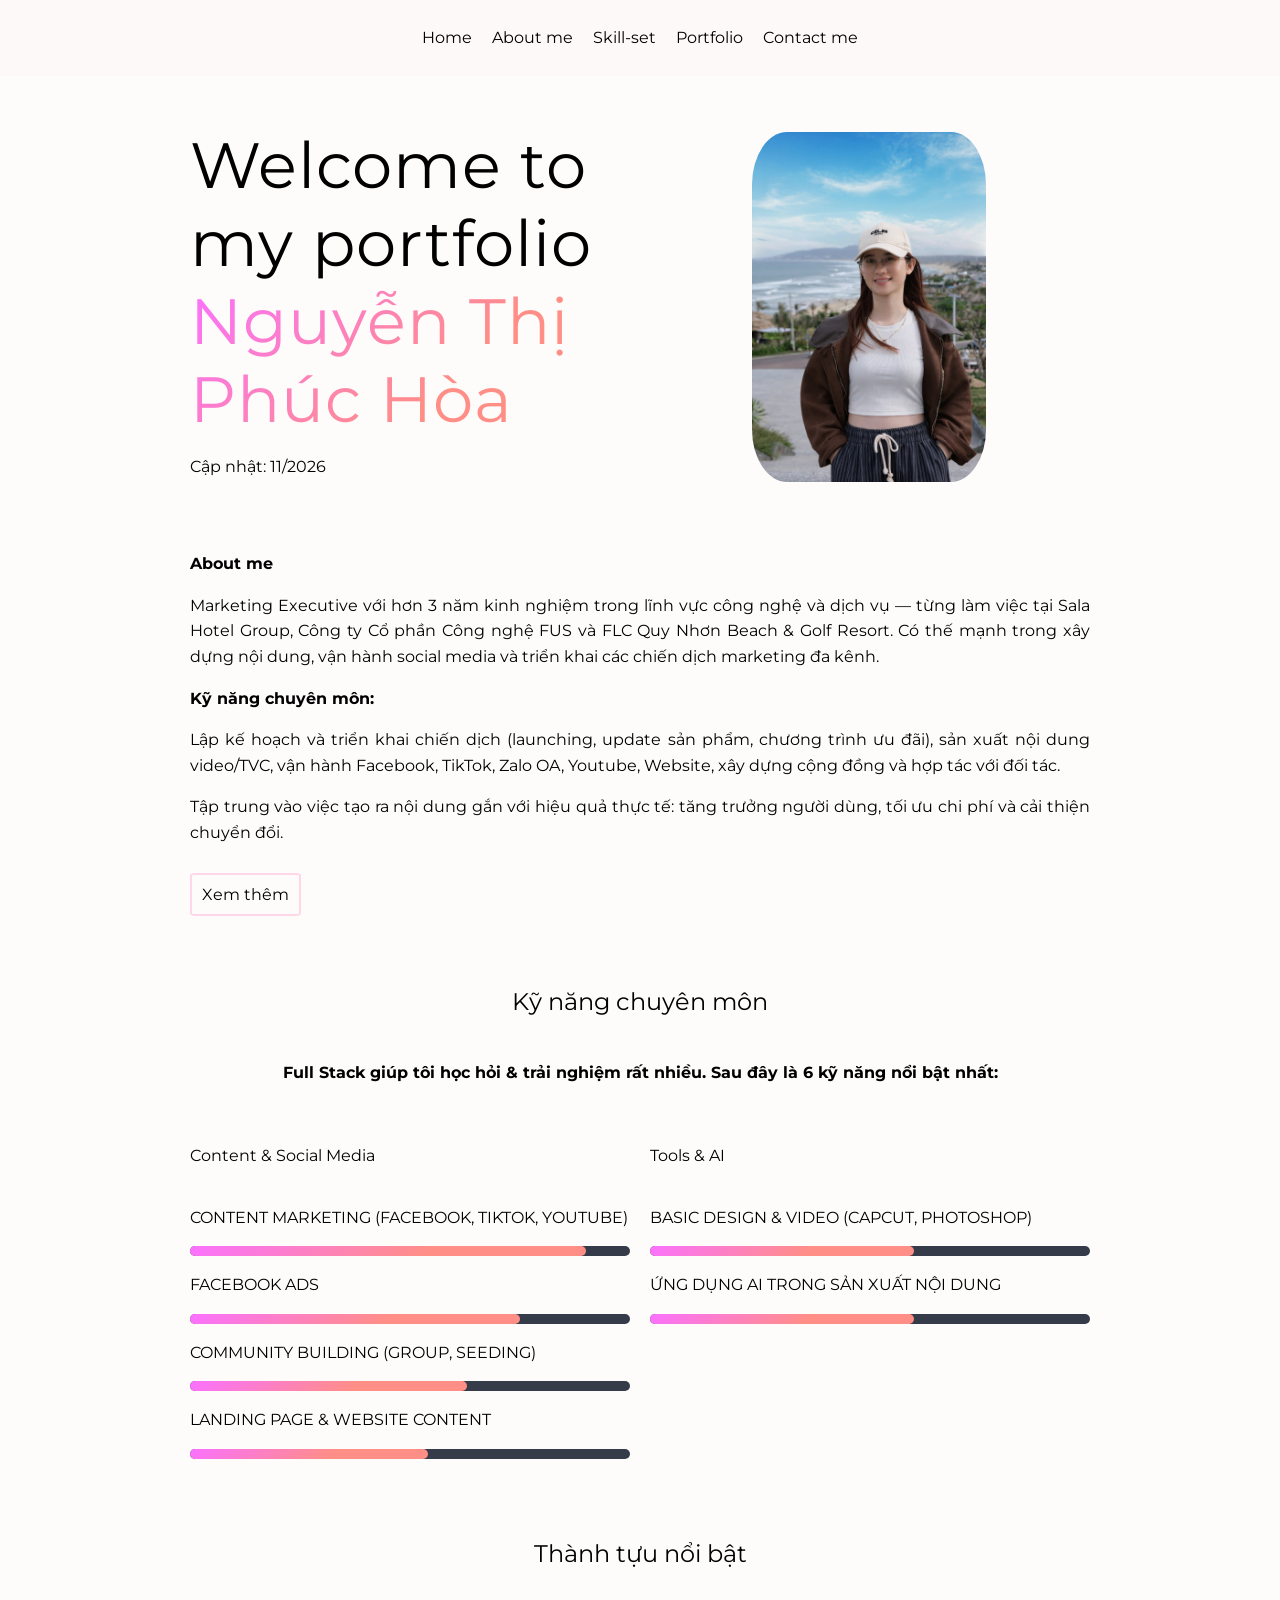
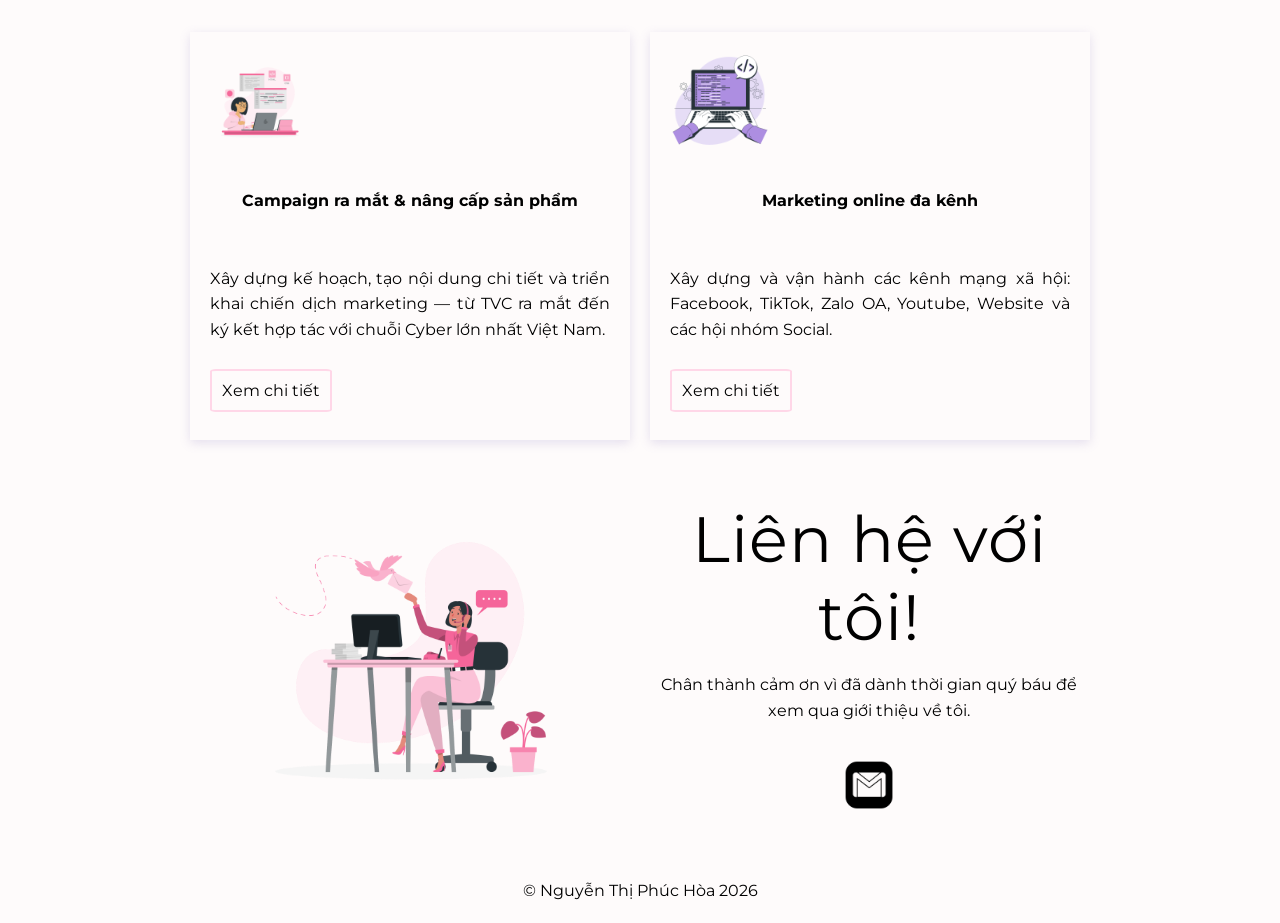
<file: index.html>
<!DOCTYPE html>
<html lang="en">

<head>
    <meta charset="UTF-8">
    <meta name="viewport" content="width=device-width, initial-scale=1.0">
    <!-- Review this part and modify it to your liking -->
    <meta name="description" content="Portfolio của Nguyễn Thị Phúc Hòa - Marketing Executive với hơn 3 năm kinh nghiệm">
    <meta name="keywords" content="Marketing Executive, Content Marketing, Facebook Ads, Community Building, Nguyễn Thị Phúc Hòa">
    <meta name="author" content="Nguyễn Thị Phúc Hòa">
    <title>Portfolio – Nguyễn Thị Phúc Hòa</title>
    <!-- Adding favicon for older and modern browsers,
        It is best to add favicon to the main folder, 
        I used an only ico converter for best result,
        Do not forget to clear you cache to see the changes -->
    <link rel="shortcut icon" type="image/x-icon" href="favicon.ico">
    <link rel="icon" type="image/x-icon" href="favicon.ico">
    <link rel="stylesheet" type="text/css" href="style.css">
    <!-- fonts: Be Vietnam Pro (body & headings) + Dancing Script (quote) — full Vietnamese support -->
    <link rel="preconnect" href="https://fonts.googleapis.com">
    <link rel="preconnect" href="https://fonts.gstatic.com" crossorigin>
    <link href="https://fonts.googleapis.com/css2?family=Montserrat:ital,wght@0,200;0,400;0,600;0,700;1,400&family=Dancing+Script:wght@600&display=swap" rel="stylesheet">

</head>

<body>
    <!-- navigation bar -->
    <nav class="sticky">
        <label for="drop" class="toggle" id="main-toggle">
            <span class="nav-icon"></span>
        </label>
        <input type="checkbox" id="drop">
        <ul class="main-nav">
            <li><a href="index.html">Home</a></li>
            <li><a href="about-me.html">About me</a></li>
            <li><a href="skill-set.html">Skill-set</a></li>
            <li><a href="portfolio.html">Portfolio</a></li>
            <li><a href="#contact-me">Contact me</a></li>
        </ul>
    </nav>

    <!-- introduction -->
    <header class="grid-system-2 w-900 padding">
        <section class="align-center">
            <h1 class="medium-spacing">Welcome to my portfolio</h1>
            <h1 class="medium-spacing colorful-letter">Nguyễn Thị Phúc Hòa</h1>
            <p class="justify">Cập nhật: 11/2026</p>
        </section>
        <section class="center align-center">
            <img class="header-img max-width max-height" src="assets/profile-pic.png" alt="profile-picture">
        </section>
    </header>


    <!-- quote -->
    <!-- <article class="baby-pink">
        <p class="quote uppercase">Marketing Executive — Công nghệ &amp; Dịch vụ</p>
        <p>Tập trung vào tăng trưởng người dùng, tối ưu chi phí và cải thiện chuyển đổi.</p>
    </article> -->

    <!-- about me -->
    <!-- That about me png is something I've made for fun, it has a purple version too, feel free to use it or change it to anything else. -->
    <section class="wrapper">
        <!-- <section class="margin-auto">
            <img class="max-width max-height" src="assets/about-me.png" alt="about-me-logo">
        </section> -->
        <section class="justify align-center">
            <p class="bold">About me</p>
            <p>Marketing Executive với hơn 3 năm kinh nghiệm trong lĩnh vực công nghệ và dịch vụ — từng làm việc tại Sala Hotel Group, Công ty Cổ phần Công nghệ FUS và FLC Quy Nhơn Beach &amp; Golf Resort. Có thế mạnh trong xây dựng nội dung, vận hành social media và triển khai các chiến dịch marketing đa kênh.</p>
            <p><strong>Kỹ năng chuyên môn:</strong></p>
            <p>Lập kế hoạch và triển khai chiến dịch (launching, update sản phẩm, chương trình ưu đãi), sản xuất nội dung video/TVC, vận hành Facebook, TikTok, Zalo OA, Youtube, Website, xây dựng cộng đồng và hợp tác với đối tác.</p>
            <p>Tập trung vào việc tạo ra nội dung gắn với hiệu quả thực tế: tăng trưởng người dùng, tối ưu chi phí và cải thiện chuyển đổi.</p>
            <p class="padding-top"><a href="about-me.html" class="button-outline">Xem thêm</a></p>
        </section>
    </section>

    <!-- skills -->
    <!-- use this to showcase your skills, if you make changes, do not forget to modify the css accordingly -->
    <section>
        <h3 class="main-title center padding">Kỹ năng chuyên môn</h3>
        <h4 class="center">Full Stack giúp tôi học hỏi &amp; trải nghiệm rất nhiều. Sau đây là 6 kỹ năng nổi bật nhất:</h4>
    </section>
    <section class="wrapper">
        <section class="column">
            <p class="padding-bottom">Content &amp; Social Media</p>
            <section class="skills">
                <ul class="no-bullet-list no-padding-list-item">
                    <li>
                        <p>Content Marketing (Facebook, TikTok, Youtube)</p>
                        <span class="progress-bar"><span class="html"></span></span>
                    </li>
                    <li>
                        <p>Facebook Ads</p>
                        <span class="progress-bar"><span class="css"></span></span>
                    </li>
                    <li>
                        <p>Community Building (Group, Seeding)</p>
                        <span class="progress-bar"><span class="javascript"></span></span>
                    </li>
                    <li>
                        <p>Landing Page & Website Content</p>
                        <span class="progress-bar"><span class="php"></span></span>
                    </li>
                </ul>
            </section>
        </section>
        <section class="column">
            <p class="padding-bottom">Tools &amp; AI</p>
            <section class="skills">
                <ul class="no-bullet-list no-padding-list-item">
                    <li>
                        <p>Basic Design & Video (CapCut, Photoshop)</p>
                        <span class="progress-bar"><span class="comm-adapt"></span></span>
                    </li>
                    <li>
                        <p>Ứng dụng AI trong sản xuất nội dung</p>
                        <span class="progress-bar"><span class="team-player"></span></span>
                    </li>
                </ul>
            </section>
        </section>
    </section>
    <!-- <section class="skill-cards w-900">
        <div class="skill-card">
            <div class="skill-icon-box">
                <svg xmlns="http://www.w3.org/2000/svg" width="36" height="36" fill="none" viewBox="0 0 24 24" stroke="rgb(220,80,150)" stroke-width="1.5">
                    <rect x="5" y="2" width="14" height="20" rx="2" ry="2"/>
                    <line x1="12" y1="18" x2="12.01" y2="18"/>
                </svg>
            </div>
            <p class="skill-card-title">Content Marketing (Facebook, TikTok, Youtube, Website)</p>
        </div>
        <div class="skill-card">
            <div class="skill-icon-box">
                <svg xmlns="http://www.w3.org/2000/svg" width="36" height="36" fill="none" viewBox="0 0 24 24" stroke="rgb(220,80,150)" stroke-width="1.5">
                    <rect x="2" y="3" width="20" height="14" rx="2" ry="2"/>
                    <line x1="8" y1="21" x2="16" y2="21"/>
                    <line x1="12" y1="17" x2="12" y2="21"/>
                </svg>
            </div>
            <p class="skill-card-title">Facebook Ads</p>
        </div>
        <div class="skill-card">
            <div class="skill-icon-box">
                <svg xmlns="http://www.w3.org/2000/svg" width="36" height="36" fill="none" viewBox="0 0 24 24" stroke="rgb(220,80,150)" stroke-width="1.5">
                    <circle cx="12" cy="12" r="10"/>
                    <line x1="2" y1="12" x2="22" y2="12"/>
                    <path d="M12 2a15.3 15.3 0 0 1 4 10 15.3 15.3 0 0 1-4 10 15.3 15.3 0 0 1-4-10 15.3 15.3 0 0 1 4-10z"/>
                </svg>
            </div>
            <p class="skill-card-title">Community Building (Group, Seeding)</p>
        </div>
        <div class="skill-card">
            <div class="skill-icon-box">
                <svg xmlns="http://www.w3.org/2000/svg" width="36" height="36" fill="none" viewBox="0 0 24 24" stroke="rgb(220,80,150)" stroke-width="1.5">
                    <rect x="5" y="2" width="14" height="20" rx="2" ry="2"/>
                    <line x1="12" y1="18" x2="12.01" y2="18"/>
                </svg>
            </div>
            <p class="skill-card-title">Landing Page &amp; Website Content</p>
        </div>
        <div class="skill-card">
            <div class="skill-icon-box">
                <svg xmlns="http://www.w3.org/2000/svg" width="36" height="36" fill="none" viewBox="0 0 24 24" stroke="rgb(220,80,150)" stroke-width="1.5">
                    <rect x="2" y="3" width="20" height="14" rx="2" ry="2"/>
                    <line x1="8" y1="21" x2="16" y2="21"/>
                    <line x1="12" y1="17" x2="12" y2="21"/>
                </svg>
            </div>
            <p class="skill-card-title">Basic Design &amp; Video (CapCut, Photoshop)</p>
        </div>
        <div class="skill-card">
            <div class="skill-icon-box">
                <svg xmlns="http://www.w3.org/2000/svg" width="36" height="36" fill="none" viewBox="0 0 24 24" stroke="rgb(220,80,150)" stroke-width="1.5">
                    <circle cx="12" cy="12" r="10"/>
                    <line x1="2" y1="12" x2="22" y2="12"/>
                    <path d="M12 2a15.3 15.3 0 0 1 4 10 15.3 15.3 0 0 1-4 10 15.3 15.3 0 0 1-4-10 15.3 15.3 0 0 1 4-10z"/>
                </svg>
            </div>
            <p class="skill-card-title">Ứng dụng AI trong sản xuất nội dung</p>
        </div>
    </section> -->
    </section>

    <!-- Achievements preview -->
    <section>
        <h3 class="main-title center padding">Thành tựu nổi bật</h3>
    </section>
    <section class="wrapper">
        <section class="column card justify flex">
            <img class="box" src="assets/project1.png" alt="campaign-launch">
            <p class="padding bold center">Campaign ra mắt &amp; nâng cấp sản phẩm</p>
            <p>Xây dựng kế hoạch, tạo nội dung chi tiết và triển khai chiến dịch marketing — từ TVC ra mắt đến ký kết hợp tác với chuỗi Cyber lớn nhất Việt Nam.</p>
            <p class="padding-top bottom"><a href="project1.html" class="button-outline">Xem chi tiết</a></p>
        </section>
        <section class="column card justify flex">
            <img class="box" src="assets/project2.png" alt="multi-channel-marketing">
            <p class="padding bold center">Marketing online đa kênh</p>
            <p>Xây dựng và vận hành các kênh mạng xã hội: Facebook, TikTok, Zalo OA, Youtube, Website và các hội nhóm Social.</p>
            <p class="padding-top bottom"><a href="project2.html" class="button-outline">Xem chi tiết</a></p>
        </section>

    </section>

    <!-- contact me -->
    <!-- Five logo can be in one row, and if it still not enough, you can create another row, buy doubleing the "box-contact" section -->
    <section id="contact-me" class="grid-system-2 w-900 padding">
        <section class="margin-auto">
            <img class="max-width max-height" src="assets/Contact-me-img.png" alt="contact-me-illustration">
        </section>
        <section class="margin-auto align-center">
            <h1 class="medium-spacing center">Liên hệ với tôi!<span></span></h1>
            <p class="center">Chân thành cảm ơn vì đã dành thời gian quý báu để xem qua giới thiệu về tôi.</p>
            <section class="box-contact margin-auto padding-top">
                <!-- <span>
                    <a href="https://www.linkedin.com/" target="_blank"><img class="logo" src="assets/linkedin.png"
                            alt=""></a>
                </span>
                <span>
                    <a href="https://github.com/" target="_blank"><img class="logo" src="assets/github.png" alt=""></a>
                </span> -->
                <span>
                    <a href="mailto:nguyenthiphuchoa9933@gmail.com" target="_blank"><img class="logo" src="assets/email.png" alt=""></a>
                </span>
            </section>
        </section>
    </section>

    <!-- footer -->
    <!-- waits for you to take over! -->
    <footer>© Nguyễn Thị Phúc Hòa 2026</footer>
</body>

</html>
</file>
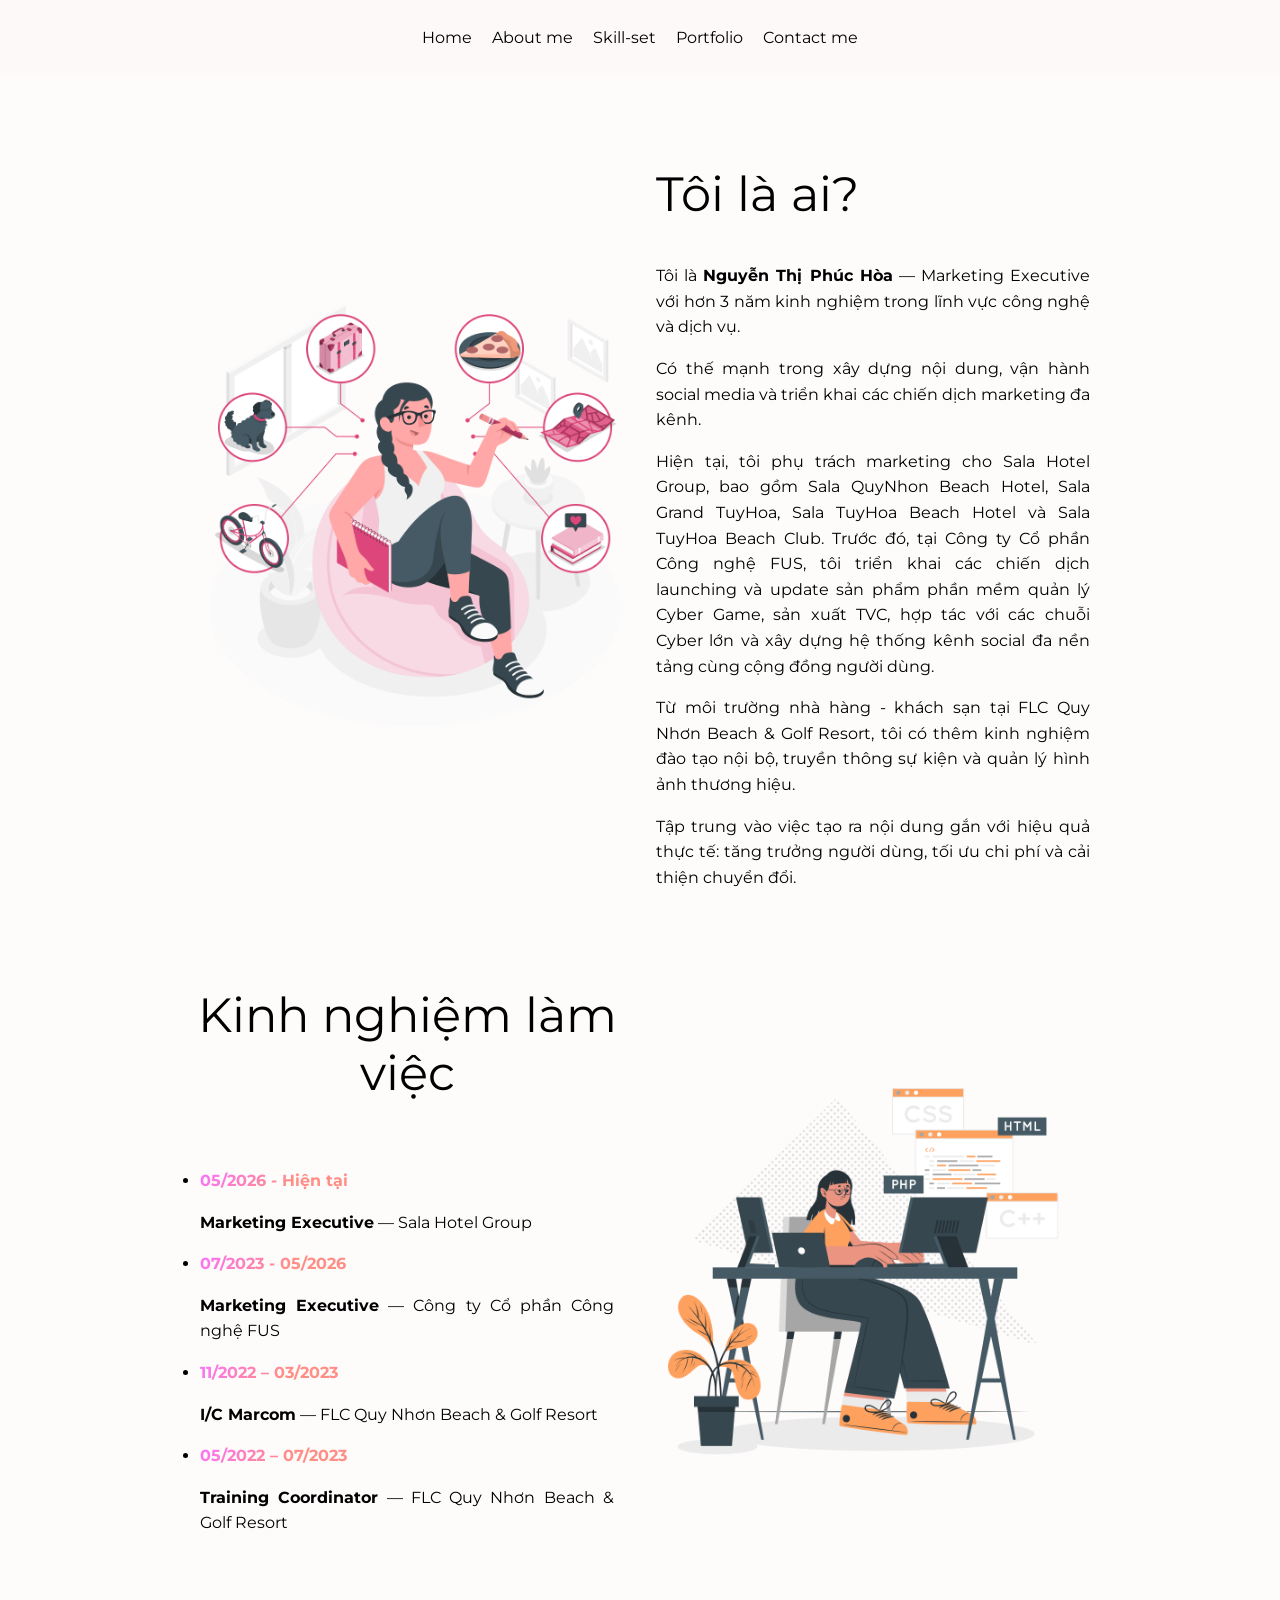
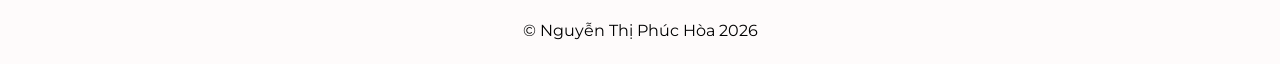
<file: about-me.html>
<!DOCTYPE html>
<html lang="en">

<head>
    <meta charset="UTF-8">
    <meta name="viewport" content="width=device-width, initial-scale=1.0">
    <!-- Review this part and modify it to your liking -->
    <meta name="description" content="Về tôi - Nguyễn Thị Phúc Hòa, Marketing Executive với hơn 3 năm kinh nghiệm">
    <meta name="keywords" content="Marketing Executive, Nguyễn Thị Phúc Hòa, FUS Technology, kinh nghiệm marketing">
    <meta name="author" content="Nguyễn Thị Phúc Hòa">
    <title>Về tôi – Nguyễn Thị Phúc Hòa</title>
    <link rel="stylesheet" type="text/css" href="style.css">
    <link rel="stylesheet" type="text/css" href="style-about-me.css">
    <!-- fonts: Be Vietnam Pro (body & headings) + Dancing Script (quote) — full Vietnamese support -->
    <link rel="preconnect" href="https://fonts.googleapis.com">
    <link rel="preconnect" href="https://fonts.gstatic.com" crossorigin>
    <link href="https://fonts.googleapis.com/css2?family=Montserrat:ital,wght@0,200;0,400;0,600;0,700;1,400&family=Dancing+Script:wght@600&display=swap" rel="stylesheet">

</head>

<body>
    <!-- navigation bar -->
    <nav class="sticky">
        <label for="drop" class="toggle" id="main-toggle">
            <span class="nav-icon"></span>
        </label>
        <input type="checkbox" id="drop">
        <ul class="main-nav">
            <li><a href="index.html">Home</a></li>
            <li><a href="about-me.html">About me</a></li>
            <li><a href="skill-set.html">Skill-set</a></li>
            <li><a href="portfolio.html">Portfolio</a></li>
            <li><a href="index.html#contact-me">Contact me</a></li>
        </ul>
    </nav>

    <!-- about me -->
    <!-- section1 - introduction -->
    <section class="grid-system-2 w-900 padding">
        <section class="center align-center">
            <img class="max-width" src="assets/about-me1.png" alt="Nguyễn Thị Phúc Hòa">
        </section>
        <section class="justify">
            <h2 class="main-title-large">Tôi là ai?</h2>
            <p>Tôi là <span class="bold">Nguyễn Thị Phúc Hòa</span> — Marketing Executive với hơn 3 năm kinh nghiệm trong lĩnh vực công nghệ và dịch vụ.</p>
            <p>Có thế mạnh trong xây dựng nội dung, vận hành social media và triển khai các chiến dịch marketing đa kênh.</p>
            <p>Hiện tại, tôi phụ trách marketing cho Sala Hotel Group, bao gồm Sala QuyNhon Beach Hotel, Sala Grand TuyHoa, Sala TuyHoa Beach Hotel và Sala TuyHoa Beach Club. Trước đó, tại Công ty Cổ phần Công nghệ FUS, tôi triển khai các chiến dịch launching và update sản phẩm phần mềm quản lý Cyber Game, sản xuất TVC, hợp tác với các chuỗi Cyber lớn và xây dựng hệ thống kênh social đa nền tảng cùng cộng đồng người dùng.</p>
            <p>Từ môi trường nhà hàng - khách sạn tại FLC Quy Nhơn Beach &amp; Golf Resort, tôi có thêm kinh nghiệm đào tạo nội bộ, truyền thông sự kiện và quản lý hình ảnh thương hiệu.</p>
            <!-- <p class="quote uppercase center"><span class="colorful-letter">Tập trung vào</span> nội dung gắn với hiệu quả thực tế.</p> -->
            <p>Tập trung vào việc tạo ra nội dung gắn với hiệu quả thực tế: tăng trưởng người dùng, tối ưu chi phí và cải thiện chuyển đổi.</p>
        </section>
    </section>


    <!-- section2 - work experience -->
    <section class="grid-system-2 w-900 padding">
        <section class="justify">
            <h2 class="main-title-large center">Kinh nghiệm làm việc</h2>
            <ul class="justify padding-list-10">
                <li class="no-padding-list-item">
                    <p><span class="bold colorful-letter">05/2026 - Hiện tại</span></p>
                    <p><span class="bold">Marketing Executive</span> — Sala Hotel Group</p>
                </li>
                <li class="no-padding-list-item">
                    <p><span class="bold colorful-letter">07/2023 - 05/2026</span></p>
                    <p><span class="bold">Marketing Executive</span> — Công ty Cổ phần Công nghệ FUS</p>
                </li>
                <li class="no-padding-list-item">
                    <p><span class="bold colorful-letter">11/2022 – 03/2023</span></p>
                    <p><span class="bold">I/C Marcom</span> — FLC Quy Nhơn Beach &amp; Golf Resort</p>
                </li>
                <li class="no-padding-list-item">
                    <p><span class="bold colorful-letter">05/2022 – 07/2023</span></p>
                    <p><span class="bold">Training Coordinator</span> — FLC Quy Nhơn Beach &amp; Golf Resort</p>
                </li>
            </ul>
        </section>
        <section class="center align-center">
            <img class="max-width" src="assets/about-me2.png" alt="kinh-nghiem-lam-viec">
        </section>
    </section>


    <!-- section3 - industry experience -->
    <!-- <section class="w-900">
        <section class="baby-pink-light">
            <h3 class="main-title center">Lĩnh vực kinh nghiệm</h3>
            <ul class="justify padding-list-10">
                <li class="no-padding-list-item">
                    <span class="bold colorful-letter">Nhà hàng - khách sạn</span> — Kinh nghiệm làm việc tại FLC Quy Nhơn Beach & Golf Resort — Training Coordinator và I/C Marcom. Phụ trách đào tạo nội bộ và truyền thông marketing sự kiện, quản lý hình
                    ảnh thương hiệu.
                </li>
                <li class="no-padding-list-item">
                    <span class="bold colorful-letter">Công nghệ - phần mềm</span> — Kinh nghiệm làm việc tại Công ty Cổ phần Công nghệ FUS — Marketing Executive. Triển khai các chiến dịch launching và update sản phẩm, các chương trình ưu đãi, xây dựng
                    kênh social đa nền tảng, phát triển hội nhóm cộng đồng và hợp tác với đối tác.
                </li>
            </ul>
        </section>
    </section> -->

    <!-- footer -->
    <footer>© Nguyễn Thị Phúc Hòa 2026</footer>
</body>

</html>
</file>
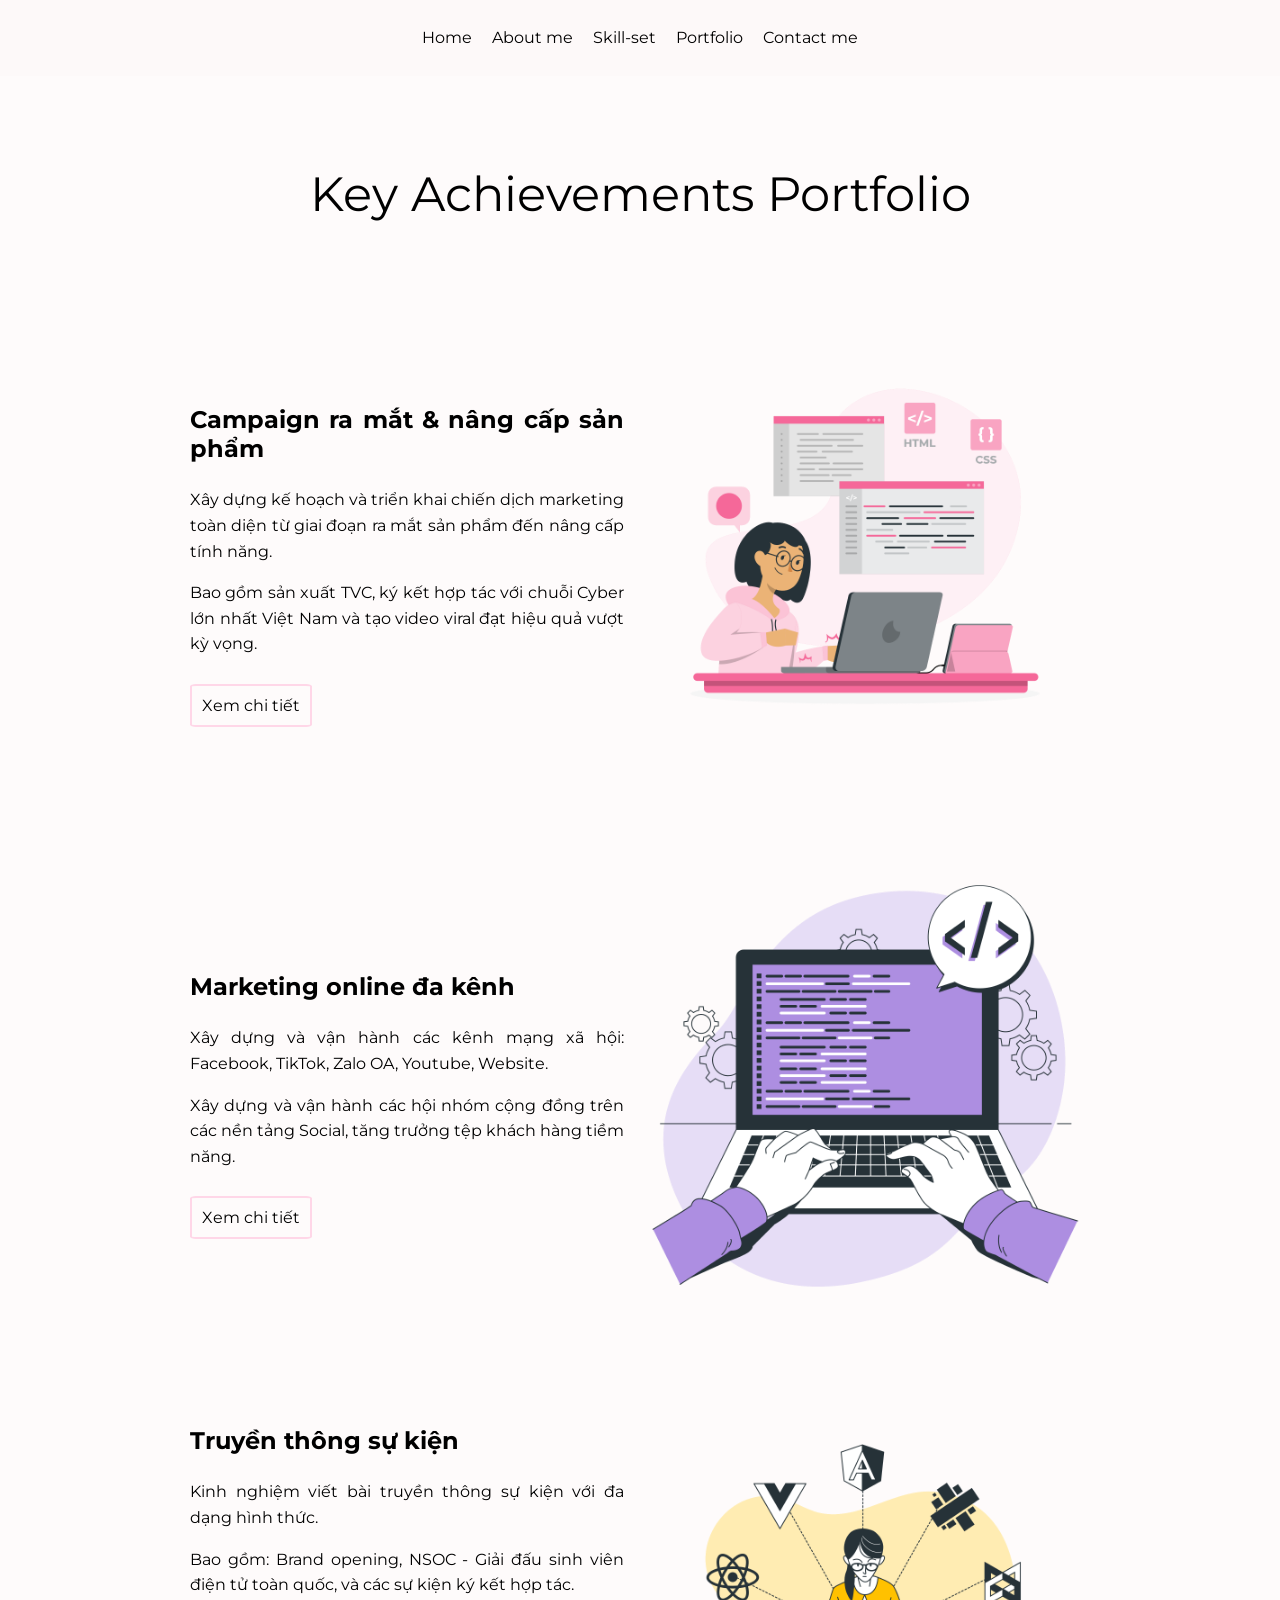
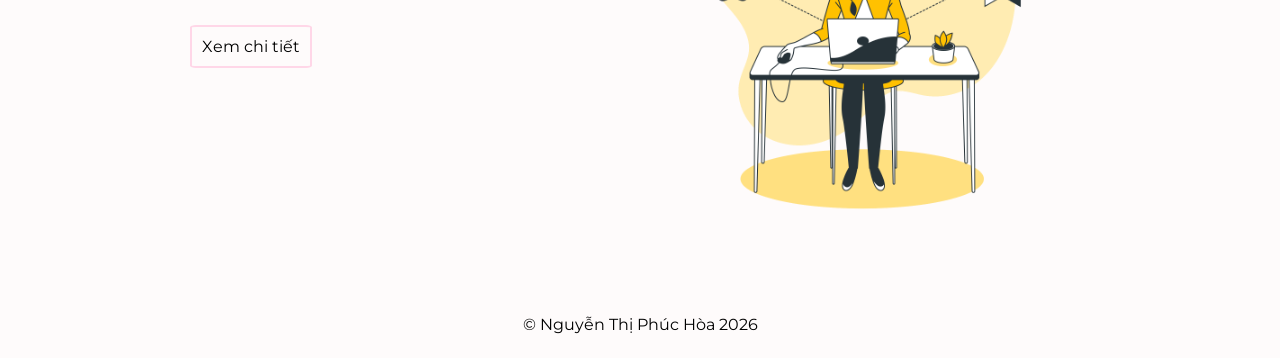
<file: portfolio.html>
<!DOCTYPE html>
<html lang="en">

<head>
    <meta charset="UTF-8">
    <meta name="viewport" content="width=device-width, initial-scale=1.0">
    <!-- Review this part and modify it to your liking -->
    <meta name="description" content="Key Achievements Portfolio - Nguyễn Thị Phúc Hòa, Marketing Executive">
    <meta name="keywords" content="campaign marketing, multi-channel, sự kiện, Nguyễn Thị Phúc Hòa, FUS Technology">
    <meta name="author" content="Nguyễn Thị Phúc Hòa">
    <title>Thành tựu – Nguyễn Thị Phúc Hòa</title>
    <link rel="stylesheet" type="text/css" href="style.css">
    <!-- This page benefits from the main css and also from the about-me css, that is why all 3 is linked -->
    <link rel="stylesheet" type="text/css" href="style-about-me.css">
    <link rel="stylesheet" type="text/css" href="style-portfolio.css">
    <!-- fonts: Be Vietnam Pro (body & headings) + Dancing Script (quote) — full Vietnamese support -->
    <link rel="preconnect" href="https://fonts.googleapis.com">
    <link rel="preconnect" href="https://fonts.gstatic.com" crossorigin>
    <link href="https://fonts.googleapis.com/css2?family=Montserrat:ital,wght@0,200;0,400;0,600;0,700;1,400&family=Dancing+Script:wght@600&display=swap" rel="stylesheet">

</head>

<body>
    <!-- navigation bar -->
    <nav class="sticky">
        <label for="drop" class="toggle" id="main-toggle">
            <span class="nav-icon"></span>
        </label>
        <input type="checkbox" id="drop">
        <ul class="main-nav">
            <li><a href="index.html">Home</a></li>
            <li><a href="about-me.html">About me</a></li>
            <li><a href="skill-set.html">Skill-set</a></li>
            <li><a href="portfolio.html">Portfolio</a></li>
            <li><a href="index.html#contact-me">Contact me</a></li>
        </ul>
    </nav>

    <!-- Key Achievements heading -->
    <section class="w-900 padding center">
        <h2 class="main-title-large">Key Achievements Portfolio</h2>
        <!-- <p class="center italic">Tổng hợp thành tựu nổi bậc</p>
        <p class="justify">Xây dựng kế hoạch, tạo nội dung chi tiết và triển khai các chiến dịch marketing đa kênh trong lĩnh vực công nghệ phần mềm.</p> -->
    </section>

    <!-- project1 -->
    <section class="grid-system-2 w-900 padding">
        <section class="justify align-center">
            <h3 class="main-title padding-top"><strong>Campaign ra mắt &amp; nâng cấp sản phẩm</strong></h3>
            <p>Xây dựng kế hoạch và triển khai chiến dịch marketing toàn diện từ giai đoạn ra mắt sản phẩm đến nâng cấp tính năng.</p>
            <p>Bao gồm sản xuất TVC, ký kết hợp tác với chuỗi Cyber lớn nhất Việt Nam và tạo video viral đạt hiệu quả vượt kỳ vọng.</p>
            <p class="padding-top"><a href="project1.html" class="button-outline">Xem chi tiết</a></p>
        </section>
        <section class="center">
            <p>
                <a href="project1.html"><img class="max-width" src="assets/project1.png" alt="campaign-launch"></a>
        </section>
    </section>

    <!-- project2 -->
    <section class="grid-system-2 w-900 padding">
        <section class="justify align-center">
            <h3 class="main-title padding-top"><strong>Marketing online đa kênh</strong></h3>
            <p>Xây dựng và vận hành các kênh mạng xã hội: Facebook, TikTok, Zalo OA, Youtube, Website.</p>
            <p>Xây dựng và vận hành các hội nhóm cộng đồng trên các nền tảng Social, tăng trưởng tệp khách hàng tiềm năng.</p>
            <p class="padding-top"><a href="project2.html" class="button-outline">Xem chi tiết</a></p>
        </section>
        <section class="center padding-top align-center">
            <p>
                <a href="project2.html"><img class="max-width" src="assets/project2.png" alt="multi-channel-marketing"></a>
            </p>
        </section>
    </section>

    <!-- project3 -->
    <section class="grid-system-2 w-900 padding">
        <section class="justify">
            <h3 class="main-title padding-top"><strong>Truyền thông sự kiện</strong></h3>
            <p>Kinh nghiệm viết bài truyền thông sự kiện với đa dạng hình thức.</p>
            <p>Bao gồm: Brand opening, NSOC - Giải đấu sinh viên điện tử toàn quốc, và các sự kiện ký kết hợp tác.</p>
            <p class="padding-top"><a href="project3.html" class="button-outline">Xem chi tiết</a></p>
        </section>
        <section class="center">
            <p>
                <a href="project3.html"><img class="max-width" src="assets/project3.png" alt="event-communications"></a>
        </section>
    </section>

    <!-- footer -->
    <footer>© Nguyễn Thị Phúc Hòa 2026</footer>
</body>

</html>
</file>
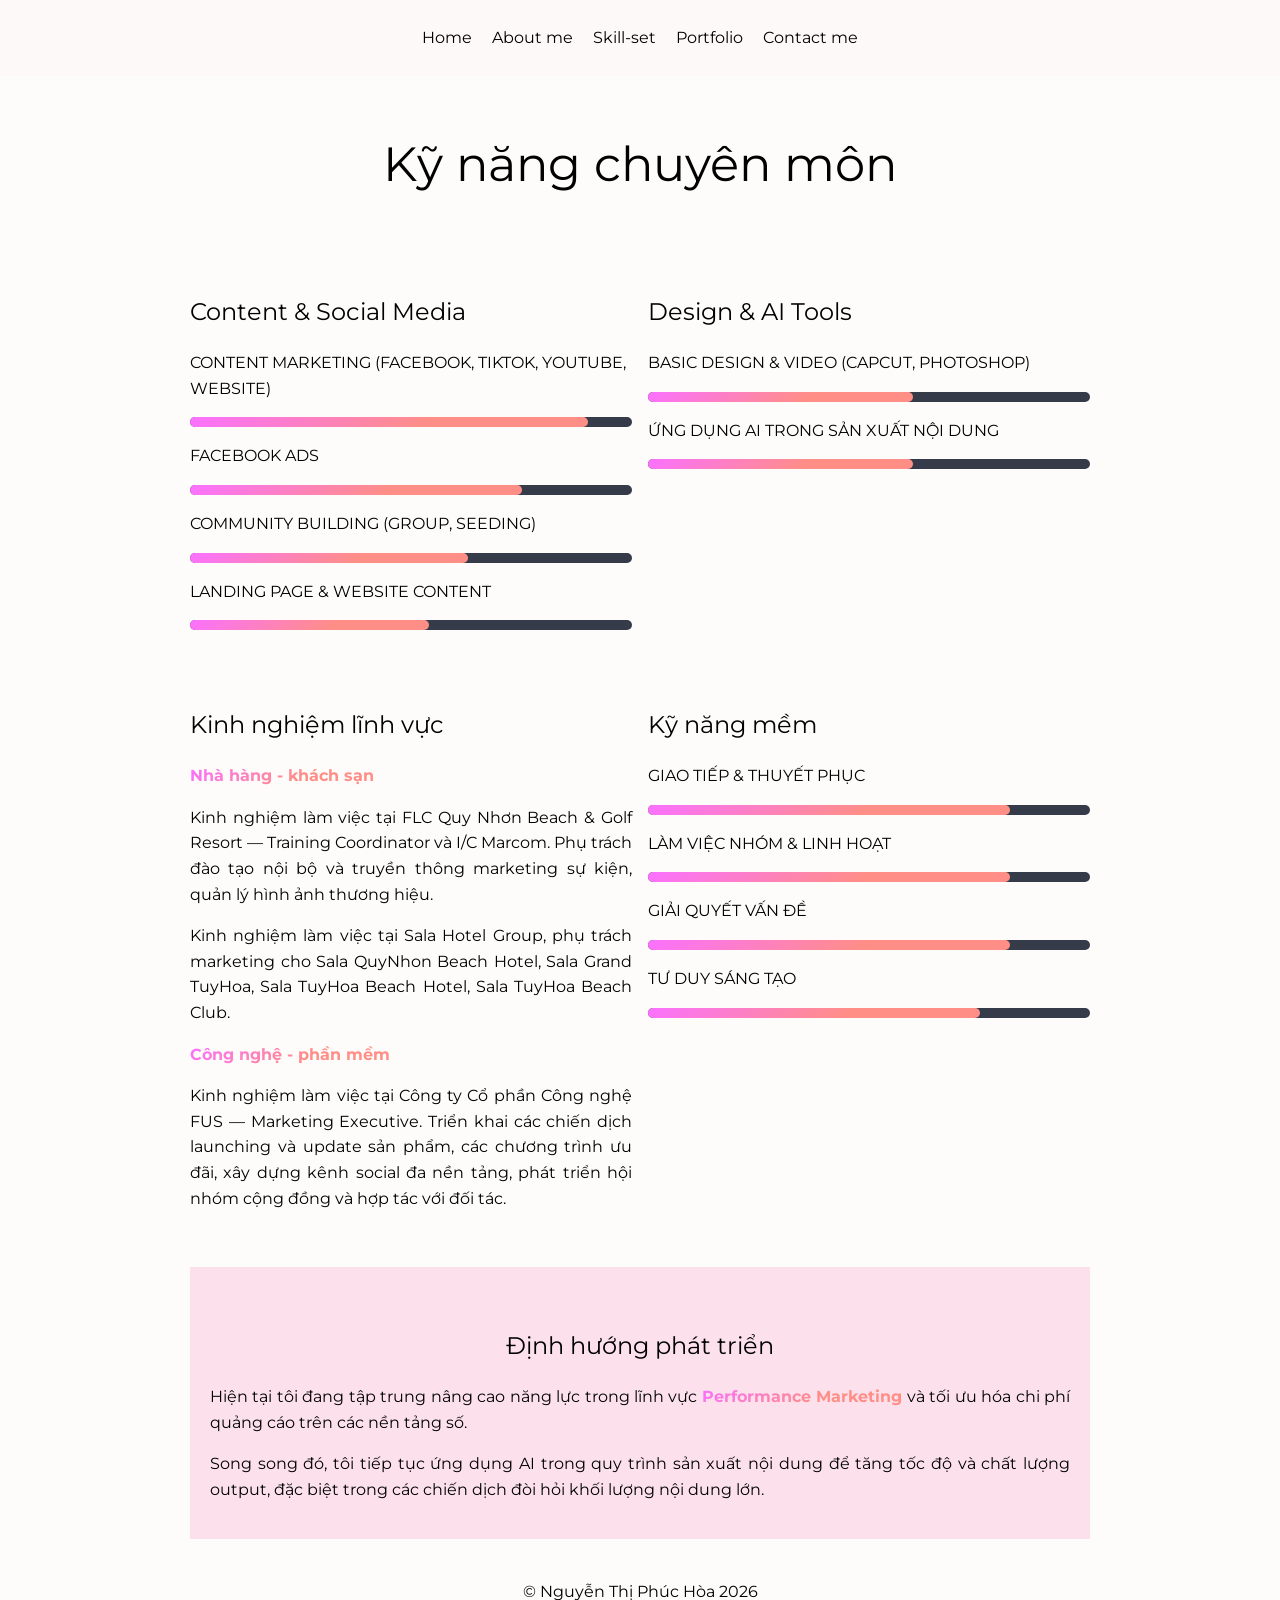
<file: skill-set.html>
<!DOCTYPE html>
<html lang="en">

<head>
    <meta charset="UTF-8">
    <meta name="viewport" content="width=device-width, initial-scale=1.0">
    <!-- Review this part and modify it to your liking -->
    <meta name="description" content="Kỹ năng chuyên môn của Nguyễn Thị Phúc Hòa - Marketing Executive">
    <meta name="keywords" content="Content Marketing, Facebook Ads, Community Building, CapCut, Photoshop, AI content">
    <meta name="author" content="Nguyễn Thị Phúc Hòa">
    <title>Kỹ năng – Nguyễn Thị Phúc Hòa</title>
    <link rel="stylesheet" type="text/css" href="style.css">
    <!-- This subpage also benefits from the about me, because of the media queries -->
    <link rel="stylesheet" type="text/css" href="style-about-me.css">
    <link rel="stylesheet" type="text/css" href="style-skill-set.css">
    <!-- fonts: Be Vietnam Pro (body & headings) + Dancing Script (quote) — full Vietnamese support -->
    <link rel="preconnect" href="https://fonts.googleapis.com">
    <link rel="preconnect" href="https://fonts.gstatic.com" crossorigin>
    <link href="https://fonts.googleapis.com/css2?family=Montserrat:ital,wght@0,200;0,400;0,600;0,700;1,400&family=Dancing+Script:wght@600&display=swap" rel="stylesheet">

</head>

<body>
    <!-- navigation bar -->
    <nav class="sticky">
        <label for="drop" class="toggle" id="main-toggle">
            <span class="nav-icon"></span>
        </label>
        <input type="checkbox" id="drop">
        <ul class="main-nav">
            <li><a href="index.html">Home</a></li>
            <li><a href="about-me.html">About me</a></li>
            <li><a href="skill-set.html">Skill-set</a></li>
            <li><a href="portfolio.html">Portfolio</a></li>
            <li><a href="index.html#contact-me">Contact me</a></li>
        </ul>
    </nav>

    <!-- professional skills -->
    <section>
        <h2 class="main-title-large center padding">Kỹ năng chuyên môn</h2>
    </section>

    <section class="grid-system-2 w-900 padding">
        <section>
            <h3 class="main-title">Content &amp; Social Media</h3>
            <section class="skills">
                <ul class="no-bullet-list no-padding-list-item">
                    <li>
                        <p>Content Marketing (Facebook, TikTok, Youtube, Website)</p>
                        <span class="progress-bar"><span class="html"></span></span>
                    </li>
                    <li>
                        <p>Facebook Ads</p>
                        <span class="progress-bar"><span class="css"></span></span>
                    </li>
                    <li>
                        <p>Community Building (Group, Seeding)</p>
                        <span class="progress-bar"><span class="javascript"></span></span>
                    </li>
                    <li>
                        <p>Landing Page &amp; Website Content</p>
                        <span class="progress-bar"><span class="php"></span></span>
                    </li>
                </ul>
            </section>
        </section>
        <section class="justify">
            <h3 class="main-title">Design &amp; AI Tools</h3>
            <section class="skills">
                <ul class="no-bullet-list no-padding-list-item">
                    <li>
                        <p>Basic Design &amp; Video (CapCut, Photoshop)</p>
                        <span class="progress-bar"><span class="comm-adapt"></span></span>
                    </li>
                    <li>
                        <p>Ứng dụng AI trong sản xuất nội dung</p>
                        <span class="progress-bar"><span class="team-player"></span></span>
                    </li>
                </ul>
            </section>
        </section>
    </section>

    <!-- industry experience -->
    <section class="grid-system-2 w-900 padding">
        <section class="justify grid-flip">
            <h3 class="main-title">Kinh nghiệm lĩnh vực</h3>
            <p><span class="bold colorful-letter">Nhà hàng - khách sạn</span></p>
            <p>Kinh nghiệm làm việc tại FLC Quy Nhơn Beach & Golf Resort — Training Coordinator và I/C Marcom. Phụ trách đào tạo nội bộ và truyền thông marketing sự kiện, quản lý hình ảnh thương hiệu.</p>
            <p>Kinh nghiệm làm việc tại Sala Hotel Group, phụ trách marketing cho Sala QuyNhon Beach Hotel, Sala Grand TuyHoa, Sala TuyHoa Beach Hotel, Sala TuyHoa Beach Club.</p>
            <p><span class="bold colorful-letter">Công nghệ - phần mềm</span></p>
            <p>Kinh nghiệm làm việc tại Công ty Cổ phần Công nghệ FUS — Marketing Executive. Triển khai các chiến dịch launching và update sản phẩm, các chương trình ưu đãi, xây dựng kênh social đa nền tảng, phát triển hội nhóm cộng đồng và hợp tác với đối
                tác.
            </p>
        </section>
        <section>
            <h3 class="main-title">Kỹ năng mềm</h3>
            <section class="skills">
                <ul class="no-bullet-list no-padding-list-item">
                    <li>
                        <p>Giao tiếp &amp; thuyết phục</p>
                        <span class="progress-bar"><span class="problem-solving"></span></span>
                    </li>
                    <li>
                        <p>Làm việc nhóm &amp; linh hoạt</p>
                        <span class="progress-bar"><span class="problem-solving"></span></span>
                    </li>
                    <li>
                        <p>Giải quyết vấn đề</p>
                        <span class="progress-bar"><span class="problem-solving"></span></span>
                    </li>
                    <li>
                        <p>Tư duy sáng tạo</p>
                        <span class="progress-bar"><span class="open-minded"></span></span>
                    </li>
                </ul>
            </section>
        </section>
    </section>

    <!-- orientation -->
    <section class="w-900">
        <section class="baby-pink-light">
            <h3 class="main-title padding-top">Định hướng phát triển</h3>
            <section class="justify">
                <p>
                    Hiện tại tôi đang tập trung nâng cao năng lực trong lĩnh vực <span class="bold colorful-letter">Performance Marketing</span> và tối ưu hóa chi phí quảng cáo trên các nền tảng số.
                </p>
                <p>
                    Song song đó, tôi tiếp tục ứng dụng AI trong quy trình sản xuất nội dung để tăng tốc độ và chất lượng output, đặc biệt trong các chiến dịch đòi hỏi khối lượng nội dung lớn.
                </p>
            </section>
        </section>
    </section>

    <!-- footer -->
    <footer>© Nguyễn Thị Phúc Hòa 2026</footer>
</body>

</html>
</file>
<file: style.css>
/* BODY */

html {
    font-size: 100%;
    line-height: 1.6;
    /* text-size adjust is to maintain the text-size even when the users rotates their phone to landscape view */
    -webkit-text-size-adjust: 100%;
    /* Firefox supports only the android version and safari supports only the ios version at the moment according to MDN (2023)*/
    -moz-text-size-adjust: 100%;
    -ms-text-size-adjust: 100%;
}

body {
    background-color: rgba(253, 244, 244, 30%);
    font-family: 'Montserrat', Arial, sans-serif;
    margin: 0px;
}


/*-------------------------------------------*/


/* GENERAL */


/* Fonts */

.large {
    font-weight: normal;
    line-height: normal;
    font-family: 'Montserrat', Arial, sans-serif;
    font-size: 5rem;
    letter-spacing: 1px;
    font-weight: bold;
    text-transform: uppercase;
    margin: 0px;
    background-image: linear-gradient(135deg, rgb(250, 113, 283)0%, rgb(255, 142, 134)60%);
    background-clip: text;
    -webkit-background-clip: text;
    -webkit-text-fill-color: transparent;
    word-wrap: break-word;
}

.medium-spacing {
    font-weight: normal;
    line-height: normal;
    font-family: 'Montserrat', Arial, sans-serif;
    font-size: 4rem;
    letter-spacing: 1px;
    margin: 0px;
}

.medium-spacing-halfsize {
    font-weight: normal;
    line-height: normal;
    font-family: 'Montserrat', Arial, sans-serif;
    font-size: 2rem;
    letter-spacing: 0.5px;
    margin: 0px;
}

.main-title-large {
    font-weight: normal;
    line-height: normal;
    font-size: 3rem;
}

.main-title {
    font-weight: normal;
    line-height: normal;
    font-size: 1.5rem;
}

.small {
    font-weight: normal;
    font-size: 0.7rem;
}

.quote {
    font-family: 'Dancing Script', cursive, sans-serif;
    font-size: 1.5em;
}

.uppercase {
    text-transform: uppercase;
}

.italic {
    font-style: italic;
}

.bold {
    font-weight: bold;
}

.colorful-letter {
    background-image: linear-gradient(135deg, rgb(250, 113, 283)0%, rgb(255, 142, 134)60%);
    background-clip: text;
    -webkit-background-clip: text;
    -webkit-text-fill-color: transparent;
}


/* Background colors */

.baby-pink {
    background-color: rgba(253, 129, 187, 0.3);
    margin: 20px auto;
    padding: 20px;
    text-align: center;
}

.baby-pink-light {
    background-color: rgba(243, 162, 200, 0.3);
    margin: 20px auto;
    padding: 20px;
    text-align: center;
}


/* Setting alignments and sizing */


/* for the flexbox */

.wrapper {
    max-width: 900px;
    margin: auto;
    padding: 20px;
    display: flex;
    gap: 20px 20px;
}

.column {
    flex: 50%;
}

.w-900 {
    max-width: 900px;
    margin: auto;
}


/* for the grid system */

.grid-system-2 {
    display: grid;
    grid-template-columns: repeat(2, 1fr);
    gap: 1rem;
}

.grid-system-4 {
    display: grid;
    grid-template-columns: repeat(auto-fill, minmax(200px, 1fr));
    gap: 1rem;
}


/* other */

.max-width {
    max-width: 450px;
}

.max-height {
    max-height: 350px;
}

.align-center {
    align-self: center;
}

.justify-content {
    justify-content: right;
}

.justify {
    text-align: justify;
}

.center {
    text-align: center;
}

.padding {
    padding: 20px;
}

.padding-top {
    padding-top: 20px;
}

.padding-right {
    padding-right: 20px;
}

.padding-bottom {
    padding-bottom: 20px;
}

.padding-left {
    padding-left: 20px;
}

.margin-auto {
    margin: auto;
}

.margin-trbl10 {
    margin: 10px;
}


/* for sticky bottom button */

.flex {
    display: flex;
    flex-direction: column;
}

.bottom {
    align-self: flex-start;
    margin-top: auto;
}


/* Miscellaneous */

.button {
    background-color: rgba(253, 129, 187, 0.3);
    padding: 10px;
    text-decoration: none;
    border-radius: 5%;
    color: black;
}


/* I only used button-outline on this project, but you may like the other one more */

.button-outline {
    border: 2px solid rgba(253, 129, 187, 0.3);
    padding: 10px;
    text-decoration: none;
    border-radius: 5%;
    color: black;
}

.link {
    text-decoration: none;
}


/* I had to double this code, because of the :hover and :active on link above */

.link-no-scale {
    text-decoration: none;
}

.no-padding-list-item {
    padding-left: 0;
}

.padding-list-10 {
    padding: 10px;
}

.no-bullet-list {
    list-style-type: none;
}


/* ---------------------------------- */


/* ANIMATIONS AND OTHER BEAUTIES */

.button-outline:hover,
.button-outline:active {
    border: 2px solid rgba(253, 129, 187, 0.3);
    background-color: rgba(253, 129, 187, 0.6);
    padding: 10px;
    text-decoration: none;
    border-radius: 5%;
    color: rgb(255, 255, 255);
    transition: background-color 1s ease, color 1s ease;
}

.link:hover,
.link:active {
    font-size: 1.2rem;
    transform: scale(1.5);
    transition: 1s ease-in-out;
    /* second solution: */
    /* font-size: 1.2rem; 
    transition: font-size 2s ease-in-out;  */
}

.progress-bar:hover,
.progress-bar:active {
    box-shadow: 5px 5px 5px #cdadcd;
    transition: box-shadow 1s ease;
}


/* ---------------------------------- */


/* NAV */

nav {
    margin-bottom: 30px;
}

.main-nav {
    background-color: rgb(253, 249, 249);
    display: flex;
    list-style-type: none;
    justify-content: center;
    padding: 20px;
    margin: 0px;
}

.main-nav li {
    padding: 5px 10px;
}

.main-nav li a {
    color: #000000;
    text-decoration: none;
}

.main-nav li a:hover {
    color: rgb(254, 175, 210);
    text-decoration: none;
    font-weight: bold;
}

.sticky {
    position: -webkit-sticky;
    /* for Safari */
    position: sticky;
    top: 0;
    align-self: flex-start;
    /* <-- this is the fix */
}


/* Nav-icon */

.toggle,
#drop {
    display: none;
}

#main-toggle {
    border: 1px solid #df36854d;
    float: right;
    padding: 20px;
    /* position: relative; */
    user-select: none;
}

.nav-icon {
    background-color: #df36854d;
    display: block;
    height: 3px;
    width: 10px;
    position: relative;
}

.nav-icon::before,
.nav-icon::after {
    background-color: #df36854d;
    content: "";
    display: block;
    height: 100%;
    width: 100%;
    position: absolute;
}

.nav-icon::before {
    top: 5px;
}

.nav-icon::after {
    top: -5px;
}


/* ---------------------------------- */


/* FOOTER */

footer {
    color: #000000;
    text-align: center;
    padding: 20px 0px;
}


/* ---------------------------------- */


/* INTRODUCTION */

.header-img {
    border-radius: 15%;
}


/* ---------------------------------- */


/* ARTICLE */


/* Everything here is made with general classes. Find them in the GENERAL section */


/* ---------------------------------- */


/* ABOUT ME */


/* Everything here is made with general classes. Find them in the GENERAL section */


/* ---------------------------------- */


/* SKILLS */

.skills {
    list-style: none;
    text-transform: uppercase;
}

.progress-bar {
    background-color: #353b48;
    display: block;
    height: 10px;
    border-radius: 20px;
}

.progress-bar span {
    height: 10px;
    float: left;
    background: linear-gradient(135deg, rgb(250, 113, 283)0%, rgb(255, 142, 134)60%);
    border-radius: 20px;
    -webkit-background: linear-gradient(135deg, rgb(250, 113, 283) 0%, rgb(255, 142, 134) 60%);
    -webkit-border-radius: 20px;
}

.html {
    width: 90%;
    animation: html 3s;
}

.css {
    width: 75%;
    animation: css 3s;
}

.javascript {
    width: 63%;
    animation: javascript 3s;
}

.php {
    width: 54%;
    animation: php 3s;
}

.comm-adapt {
    width: 60%;
    animation: comm-adapt 3s;
}

.team-player {
    width: 60%;
    animation: team-player 3s;
}

.problem-solving {
    width: 82%;
    animation: problem-solving 3s;
}

.open-minded {
    width: 75%;
    animation: open-minded 3s;
}

@keyframes html {
    0% {
        width: 0%;
    }
    100% {
        width: 90%;
    }
}

@keyframes css {
    0% {
        width: 0%;
    }
    100% {
        width: 75%;
    }
}

@keyframes javascript {
    0% {
        width: 0%;
    }
    100% {
        width: 63%;
    }
}

@keyframes php {
    0% {
        width: 0%;
    }
    100% {
        width: 54%;
    }
}

@keyframes comm-adapt {
    0% {
        width: 0%;
    }
    100% {
        width: 60%;
    }
}

@keyframes team-player {
    0% {
        width: 0%;
    }
    100% {
        width: 60%;
    }
}

@keyframes problem-solving {
    0% {
        width: 0%;
    }
    100% {
        width: 82%;
    }
}

@keyframes open-minded {
    0% {
        width: 0%;
    }
    100% {
        width: 75%;
    }
}


/* ---------------------------------- */


/* PROJECTS */


/* Skill icon cards (index.html skills section) */

.skill-cards {
    display: grid;
    grid-template-columns: repeat(2, 1fr);
    gap: 16px;
    padding: 20px;
}

.skill-card {
    background-color: #fff;
    border: 1.5px solid rgba(220, 80, 150, 0.2);
    border-radius: 12px;
    padding: 28px 20px 22px;
    display: flex;
    flex-direction: column;
    align-items: center;
    gap: 14px;
    box-shadow: 0 2px 8px rgba(220, 80, 150, 0.08);
}

.skill-icon-box {
    background-color: rgba(253, 129, 187, 0.15);
    border-radius: 14px;
    width: 64px;
    height: 64px;
    display: flex;
    align-items: center;
    justify-content: center;
}

.skill-card-title {
    font-weight: bold;
    text-align: center;
    margin: 0;
    font-size: 0.95rem;
    line-height: 1.4;
}


/* I also used these card settings on other sub-pages */

.card {
    box-shadow: 0 3px 10px rgb(127 110 187 / 0.2);
    padding: 20px;
}

.box {
    display: block;
    width: 100px;
}


/* ---------------------------------- */


/* CONTACT ME */

.box-contact {
    display: block;
    width: 100%;
    text-align: center;
}

.logo {
    width: 50px;
}


/* ---------------------------------- */


/* SPECIAL THANKS */


/* Everything here is made with general classes. Find them in the GENERAL section */


/* ---------------------------------- */


/* RESPONSIVENESS */


/* Had to pay attention for that wondow.innerWidth when calculated max-width */

@media screen and (max-width: 867px) {
    body {
        font-size: 90%;
    }
    .grid-system-2 {
        grid-template-columns: 1fr;
    }
    .large {
        font-size: 4rem;
    }
    .medium-spacing {
        font-size: 2.5rem;
    }
    .main-title-large {
        font-size: 2rem;
        text-align: center;
        margin: 0;
    }
    .main-title {
        text-align: center;
        margin: 0;
    }
    .small {
        font-size: 0.6rem;
    }
    .max-width {
        max-width: 300px
    }
    .max-height {
        max-height: 250px;
    }
    .padding-top {
        padding-top: 10px;
    }
    .padding-right {
        padding-right: 10px;
    }
    .padding-bottom {
        padding-bottom: 10px;
    }
    .padding-left {
        padding-left: 10px;
    }
    .logo {
        width: 40px;
    }
}


/* wrapper on home page looks better with this @media */

@media screen and (max-width: 750px) {
    .wrapper {
        flex-direction: column;
        gap: 20px 0px;
    }
    .column {
        flex: 100%;
    }
    .box {
        margin: auto;
    }
    .thanks {
        text-align: center;
    }
}


/* media query for hamburger menu with dropdown */

@media screen and (max-width: 510px) {
    .main-nav {
        display: none;
    }
    .toggle {
        display: block;
        background-color: #ffffff;
        border: 1px solid #fd81bb4d;
    }
    .toggle:hover {
        background-color: #f0e7e7;
    }
    #drop:checked+.main-nav {
        display: block;
    }
    nav {
        padding-bottom: 25px;
    }
    .max-width {
        max-width: 100%;
    }
}


/* media query for smaller screens */


/* smaller fonts were my way to go */

@media screen and (max-width: 377px) {
    body {
        line-height: 1.5rem;
    }
    .large {
        font-size: 3rem;
    }
    .medium-spacing {
        font-size: 1.5rem;
    }
    .medium-spacing-halfsize {
        font-size: 1.5rem;
    }
    .main-title {
        font-size: 1rem;
    }
    .main-title-large {
        font-size: 1.5rem;
    }
}


/* DARK THEME */

@media (prefers-color-scheme: dark) {
    body {
        background-color: rgba(45, 45, 45, 1);
        color: white;
    }
    .baby-pink {
        background-color: rgb(243, 162, 200);
    }
    .baby-pink-light {
        background-color: rgba(45, 45, 45, 1);
        border: 2px solid rgb(243, 162, 200);
    }
    .main-nav {
        background-color: rgba(45, 45, 45, 1);
    }
    .main-nav li a {
        color: white;
    }
    .main-nav li a:hover {
        color: rgb(254, 175, 210);
    }
    #main-toggle {
        border: 1px solid rgba(255, 255, 255, 0.6);
        background-color: rgba(45, 45, 45, 1);
    }
    .nav-icon {
        background-color: rgba(255, 255, 255, 0.6);
    }
    .nav-icon::before,
    .nav-icon::after {
        background-color: rgba(255, 255, 255, 0.6);
    }
    .button-outline {
        border: 2px solid rgb(254, 175, 210);
        color: white;
    }
    .button-outline:hover,
    .button-outline:active {
        border: 2px solid rgb(254, 175, 210);
        background-color: rgb(254, 175, 210);
    }
    .card {
        box-shadow: 0 0px 0px;
        border: 2px solid rgb(254, 175, 210);
    }
    .logo {
        background-color: white;
        padding: 2px;
        border-radius: 4px;
    }
    .hobbies {
        background-color: white;
        border-radius: 100%;
        padding: 10px;
    }
    footer {
        color: white;
    }
    @media screen and (max-width: 929px) {
        .baby-pink-light {
            margin-left: 10px;
            margin-right: 10px;
        }
    }
}
</file>
<file: style-about-me.css>
/* MEDIA OVERWRITE AND NEW SETTINGS */
@media screen and (max-width: 950px){
    .main-title-large{
        text-align: center;
    }

    .grid-system-2{
        grid-template-columns: 1fr;
    }

    .grid-system-4{
        grid-template-columns: repeat(2, 1fr);
    }

    .small-card{
        min-height: 300px;
    }
}

@media screen and (max-width: 950px) and (min-width: 510px){
    .max-width{
        max-width: 300px;
    }
}
@media screen and (max-width: 950px) and (min-width: 377px){
    .main-title-large{
        font-size: 2rem;
        text-align: center;  
        margin: 0;
    }
}

@media screen and (max-width: 600px){
    .grid-system-4{
        grid-template-columns: 1fr;
    }

    .small-card{
        height: auto;
    }
}
</file>
<file: style-portfolio.css>
/* MEDIA OVERWRITE AND NEW SETTINGS */
@media screen and (max-width: 950px){
    .main-title{
        text-align: center;
    }

    .max-width{
        max-width: 450px;
    }
} 

@media screen and (max-width: 600px){
    .max-width{
        max-width: 100%;
        height: auto;
    }
}
</file>
<file: style-skill-set.css>
/* MEDIA OVERWRITE AND NEW SETTINGS */
@media screen and (max-width: 950px){
    .grid-flip{
        order: 1;
    }
    
    .main-title{
        text-align: center;
    }
}
</file>
